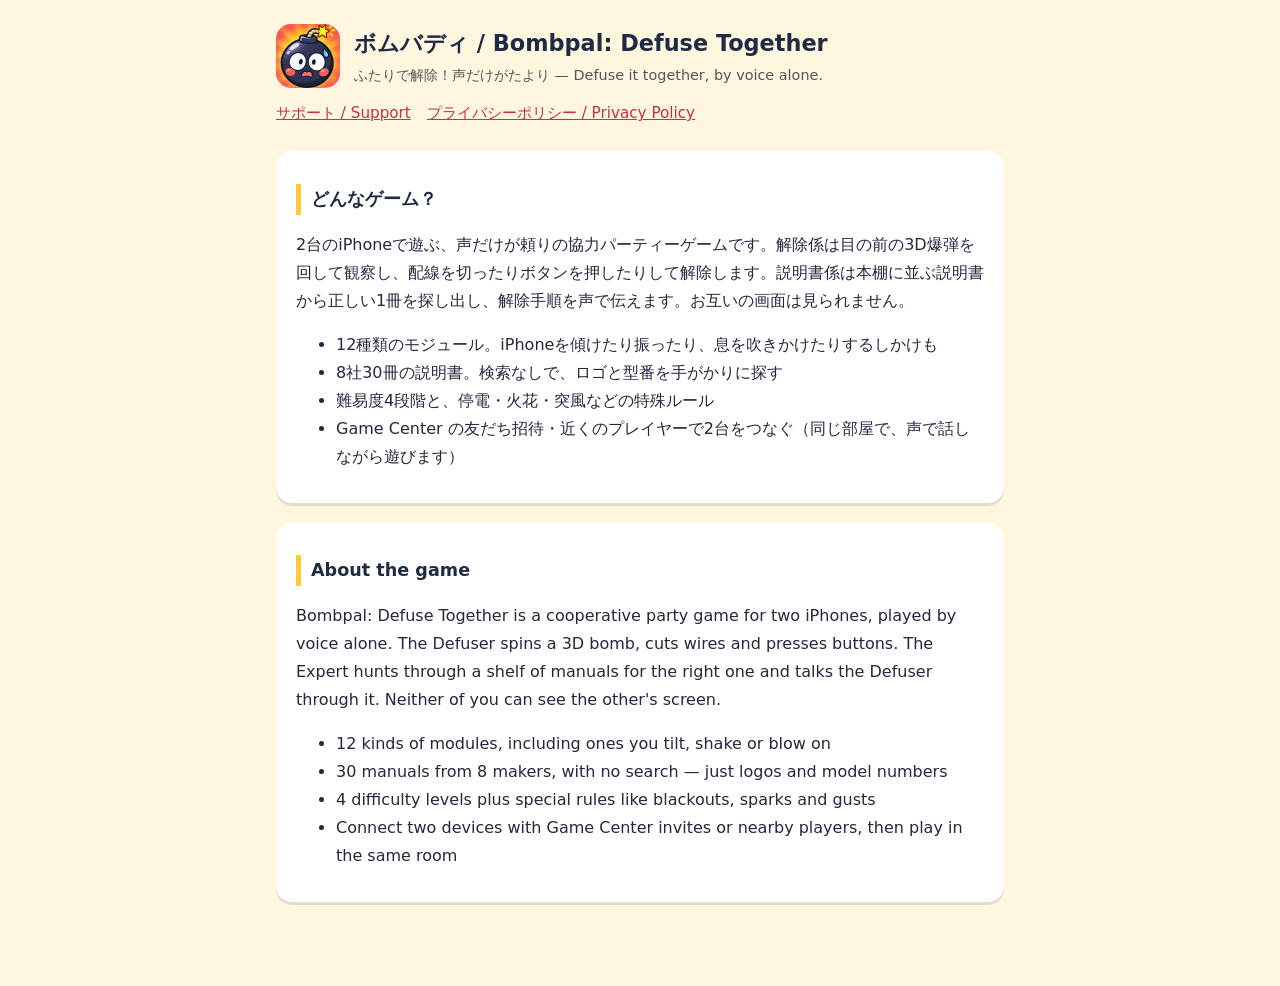
<file: index.html>
<!DOCTYPE html>
<html lang="ja">
<head>
  <meta charset="UTF-8">
  <meta name="viewport" content="width=device-width, initial-scale=1">
  <title>ボムバディ / Bombpal: Defuse Together</title>
  <link rel="stylesheet" href="style.css">
</head>
<body>
<main>
  <header><img src="icon.png" alt=""><div><div class="name">ボムバディ / Bombpal: Defuse Together</div><div class="sub">ふたりで解除！声だけがたより — Defuse it together, by voice alone.</div></div></header>
  <nav><a href="support.html">サポート / Support</a><a href="privacy.html">プライバシーポリシー / Privacy Policy</a></nav>

  <div class="card">
    <h2>どんなゲーム？</h2>
    <p>2台のiPhoneで遊ぶ、声だけが頼りの協力パーティーゲームです。解除係は目の前の3D爆弾を回して観察し、配線を切ったりボタンを押したりして解除します。説明書係は本棚に並ぶ説明書から正しい1冊を探し出し、解除手順を声で伝えます。お互いの画面は見られません。</p>
    <ul>
      <li>12種類のモジュール。iPhoneを傾けたり振ったり、息を吹きかけたりするしかけも</li>
      <li>8社30冊の説明書。検索なしで、ロゴと型番を手がかりに探す</li>
      <li>難易度4段階と、停電・火花・突風などの特殊ルール</li>
      <li>Game Center の友だち招待・近くのプレイヤーで2台をつなぐ（同じ部屋で、声で話しながら遊びます）</li>
    </ul>
  </div>

  <div class="card" lang="en">
    <h2>About the game</h2>
    <p>Bombpal: Defuse Together is a cooperative party game for two iPhones, played by voice alone. The Defuser spins a 3D bomb, cuts wires and presses buttons. The Expert hunts through a shelf of manuals for the right one and talks the Defuser through it. Neither of you can see the other's screen.</p>
    <ul>
      <li>12 kinds of modules, including ones you tilt, shake or blow on</li>
      <li>30 manuals from 8 makers, with no search — just logos and model numbers</li>
      <li>4 difficulty levels plus special rules like blackouts, sparks and gusts</li>
      <li>Connect two devices with Game Center invites or nearby players, then play in the same room</li>
    </ul>
  </div>
</main>
</body>
</html>
</file>
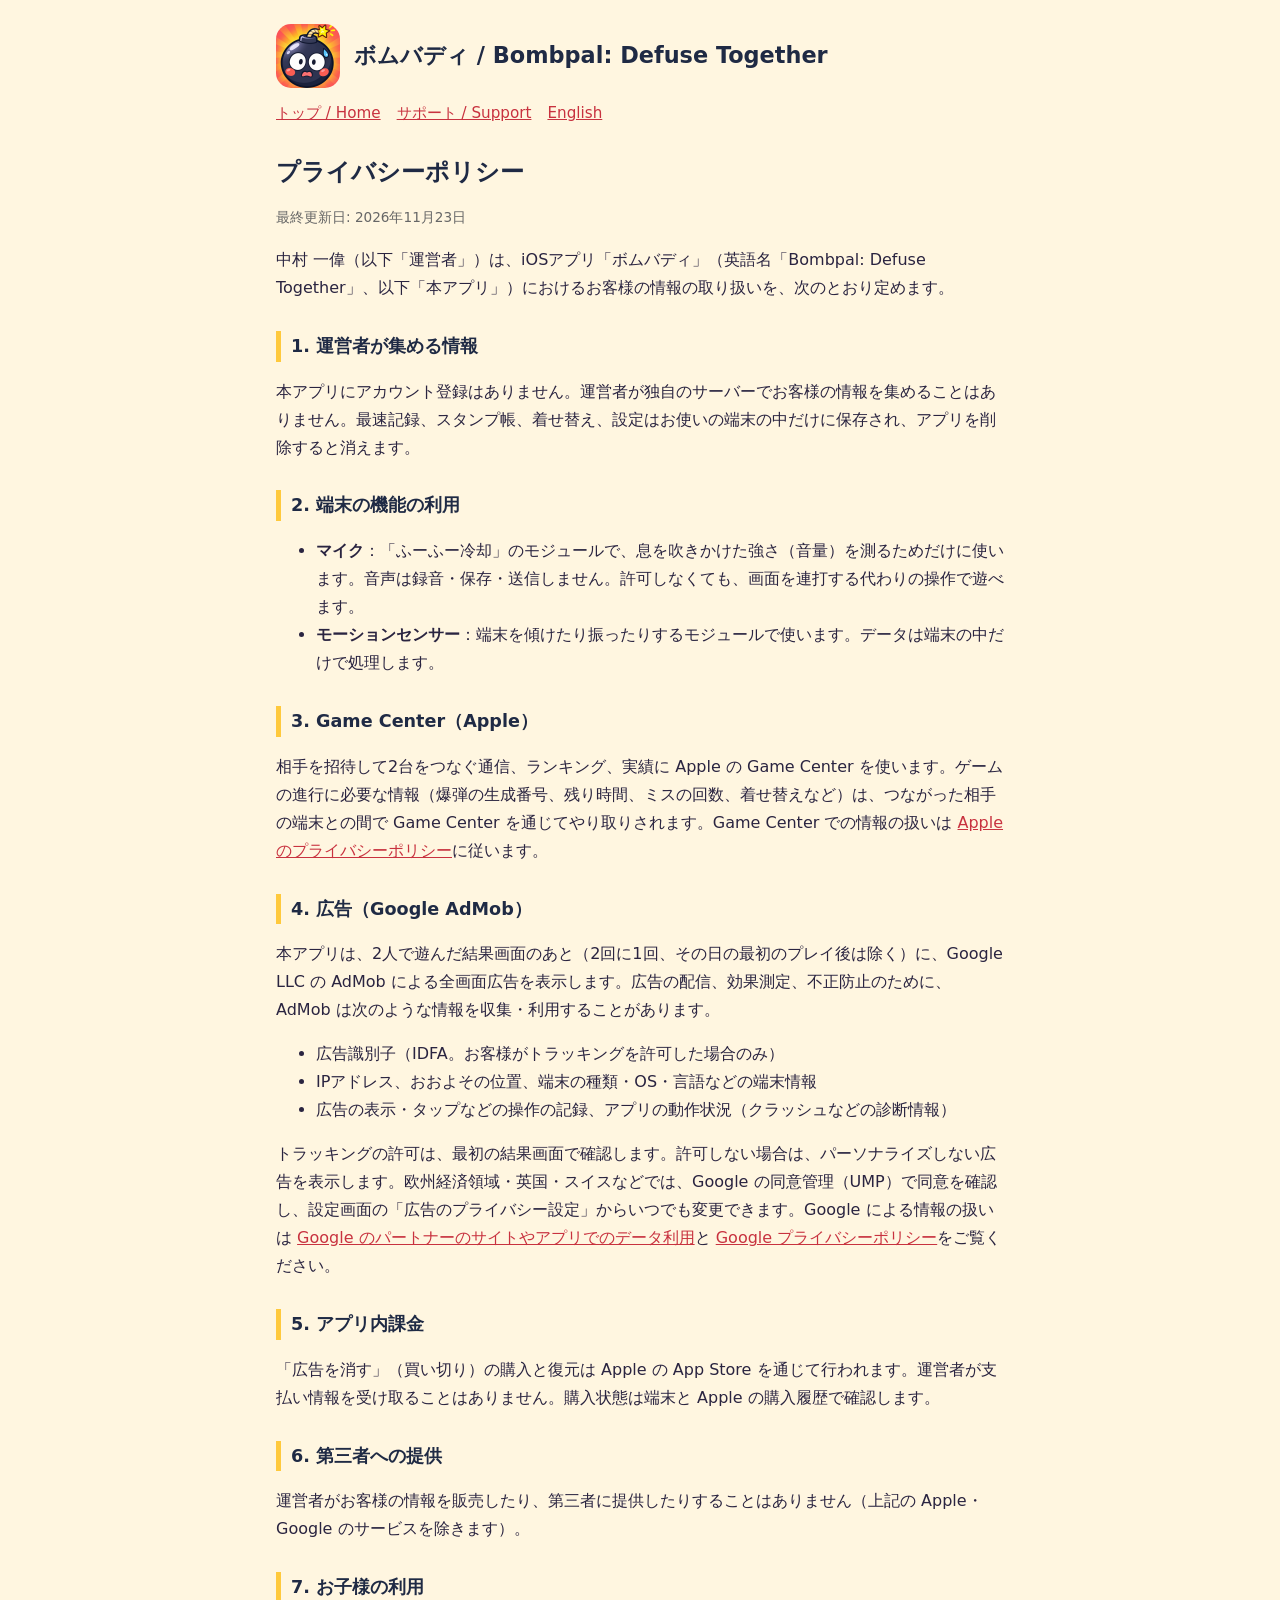
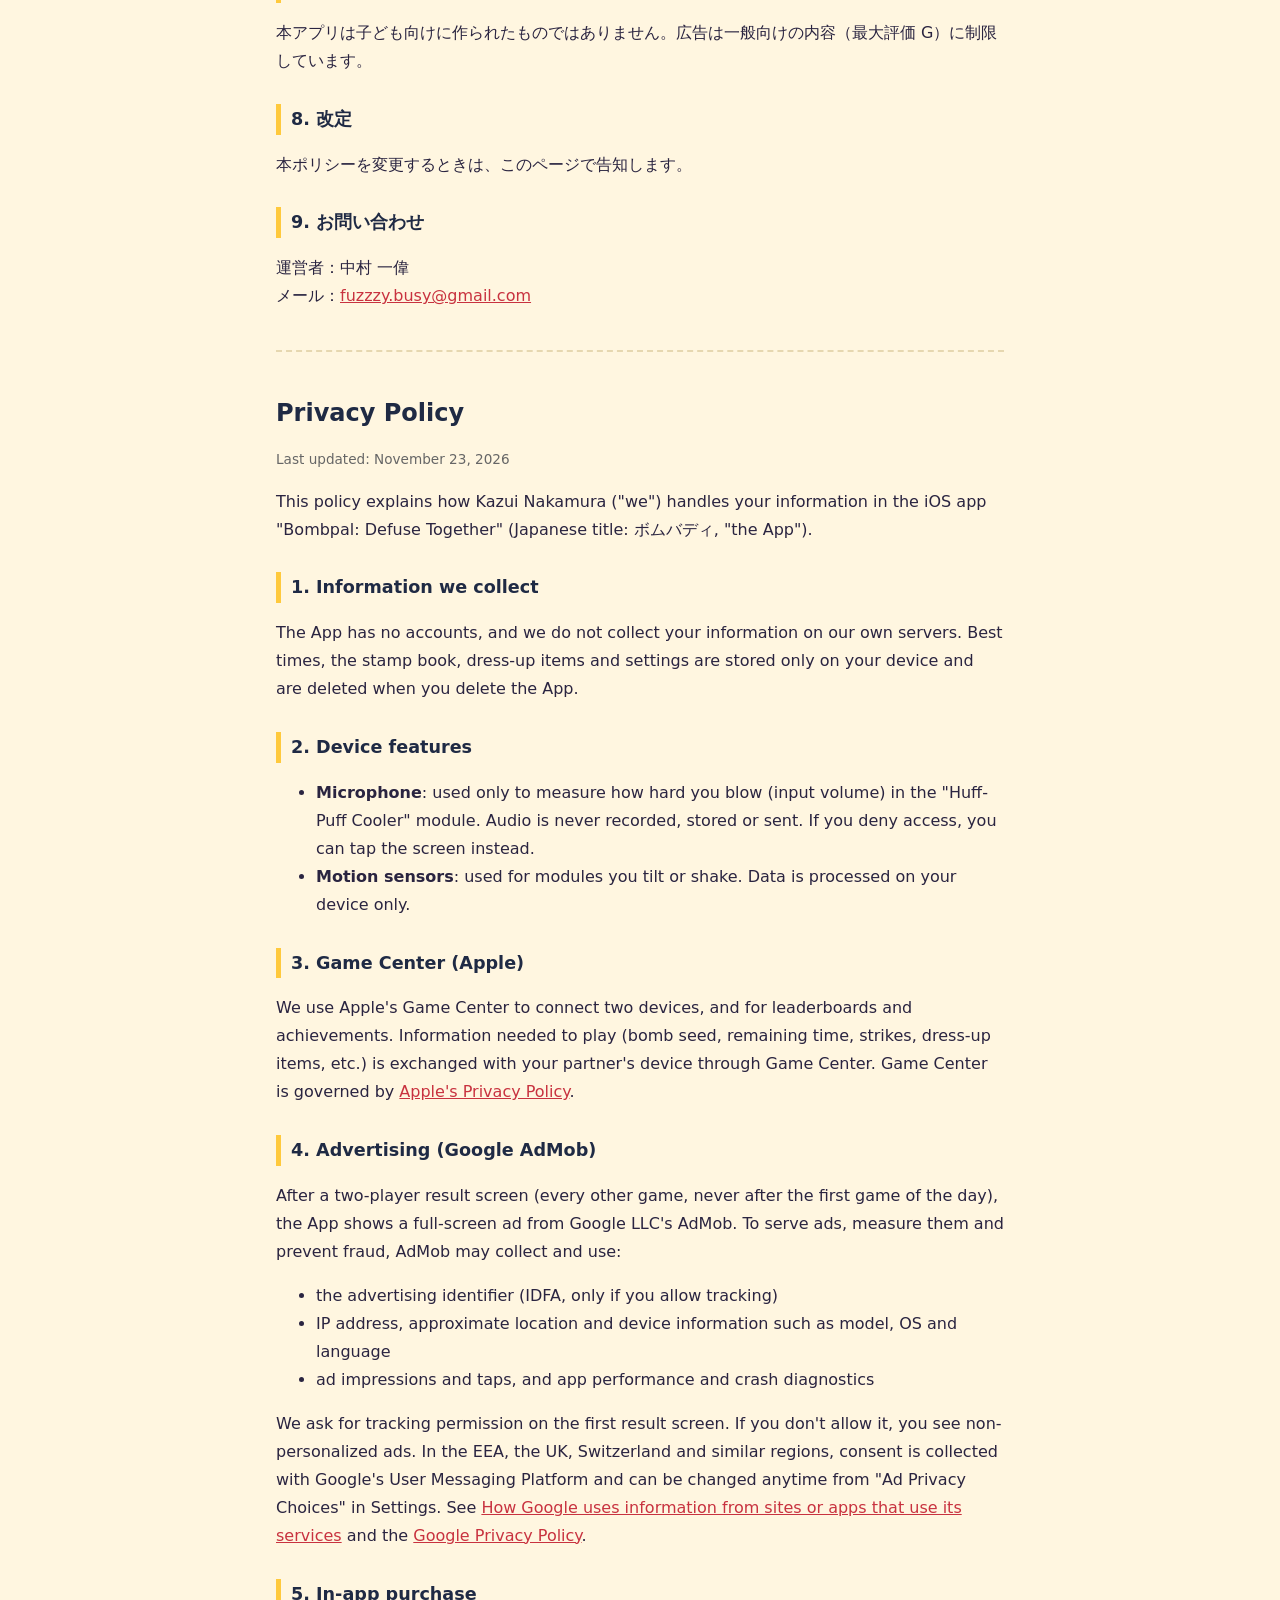
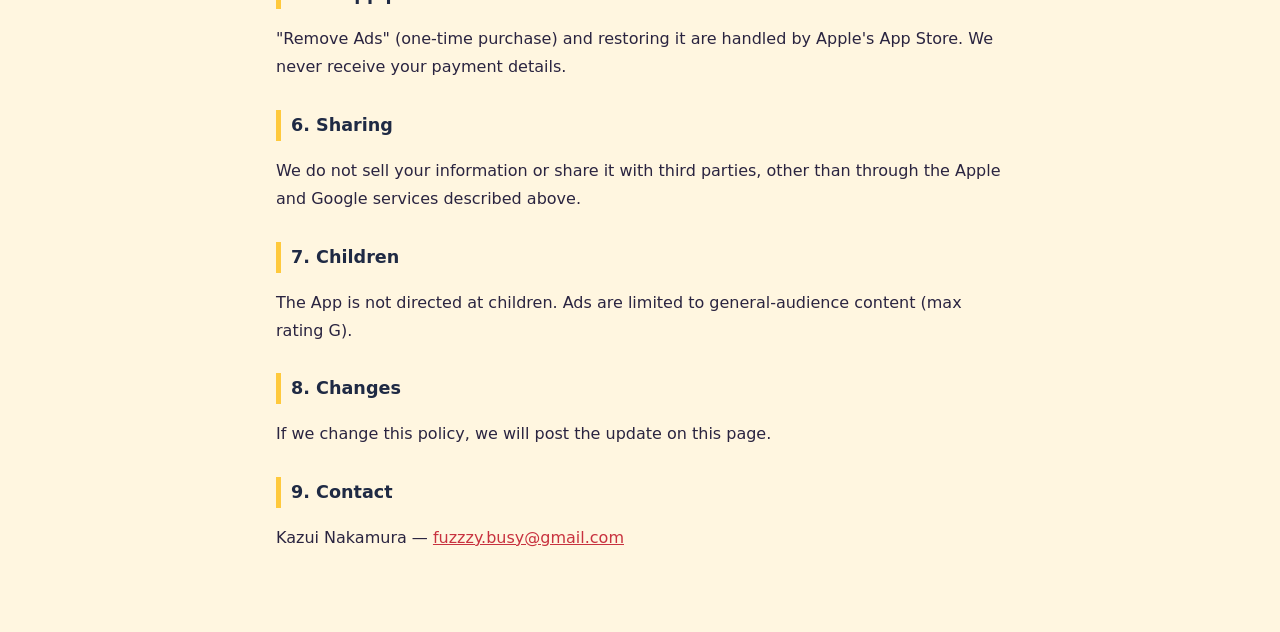
<file: privacy.html>
<!DOCTYPE html>
<html lang="ja">
<head>
  <meta charset="UTF-8">
  <meta name="viewport" content="width=device-width, initial-scale=1">
  <title>プライバシーポリシー / Privacy Policy — ボムバディ / Bombpal: Defuse Together</title>
  <link rel="stylesheet" href="style.css">
</head>
<body>
<main>
  <header><img src="icon.png" alt=""><div><div class="name">ボムバディ / Bombpal: Defuse Together</div></div></header>
  <nav><a href="index.html">トップ / Home</a><a href="support.html">サポート / Support</a><a href="#en">English</a></nav>

  <h1>プライバシーポリシー</h1>
  <p class="updated">最終更新日: 2026年11月23日</p>
  <p>中村 一偉（以下「運営者」）は、iOSアプリ「ボムバディ」（英語名「Bombpal: Defuse Together」、以下「本アプリ」）におけるお客様の情報の取り扱いを、次のとおり定めます。</p>

  <h2>1. 運営者が集める情報</h2>
  <p>本アプリにアカウント登録はありません。運営者が独自のサーバーでお客様の情報を集めることはありません。最速記録、スタンプ帳、着せ替え、設定はお使いの端末の中だけに保存され、アプリを削除すると消えます。</p>

  <h2>2. 端末の機能の利用</h2>
  <ul>
    <li><strong>マイク</strong>：「ふーふー冷却」のモジュールで、息を吹きかけた強さ（音量）を測るためだけに使います。音声は録音・保存・送信しません。許可しなくても、画面を連打する代わりの操作で遊べます。</li>
    <li><strong>モーションセンサー</strong>：端末を傾けたり振ったりするモジュールで使います。データは端末の中だけで処理します。</li>
  </ul>

  <h2>3. Game Center（Apple）</h2>
  <p>相手を招待して2台をつなぐ通信、ランキング、実績に Apple の Game Center を使います。ゲームの進行に必要な情報（爆弾の生成番号、残り時間、ミスの回数、着せ替えなど）は、つながった相手の端末との間で Game Center を通じてやり取りされます。Game Center での情報の扱いは <a href="https://www.apple.com/legal/privacy/">Apple のプライバシーポリシー</a>に従います。</p>

  <h2>4. 広告（Google AdMob）</h2>
  <p>本アプリは、2人で遊んだ結果画面のあと（2回に1回、その日の最初のプレイ後は除く）に、Google LLC の AdMob による全画面広告を表示します。広告の配信、効果測定、不正防止のために、AdMob は次のような情報を収集・利用することがあります。</p>
  <ul>
    <li>広告識別子（IDFA。お客様がトラッキングを許可した場合のみ）</li>
    <li>IPアドレス、おおよその位置、端末の種類・OS・言語などの端末情報</li>
    <li>広告の表示・タップなどの操作の記録、アプリの動作状況（クラッシュなどの診断情報）</li>
  </ul>
  <p>トラッキングの許可は、最初の結果画面で確認します。許可しない場合は、パーソナライズしない広告を表示します。欧州経済領域・英国・スイスなどでは、Google の同意管理（UMP）で同意を確認し、設定画面の「広告のプライバシー設定」からいつでも変更できます。Google による情報の扱いは <a href="https://policies.google.com/technologies/partner-sites">Google のパートナーのサイトやアプリでのデータ利用</a>と <a href="https://policies.google.com/privacy">Google プライバシーポリシー</a>をご覧ください。</p>

  <h2>5. アプリ内課金</h2>
  <p>「広告を消す」（買い切り）の購入と復元は Apple の App Store を通じて行われます。運営者が支払い情報を受け取ることはありません。購入状態は端末と Apple の購入履歴で確認します。</p>

  <h2>6. 第三者への提供</h2>
  <p>運営者がお客様の情報を販売したり、第三者に提供したりすることはありません（上記の Apple・Google のサービスを除きます）。</p>

  <h2>7. お子様の利用</h2>
  <p>本アプリは子ども向けに作られたものではありません。広告は一般向けの内容（最大評価 G）に制限しています。</p>

  <h2>8. 改定</h2>
  <p>本ポリシーを変更するときは、このページで告知します。</p>

  <h2>9. お問い合わせ</h2>
  <p>運営者：中村 一偉<br>メール：<a href="mailto:fuzzzy.busy@gmail.com">fuzzzy.busy@gmail.com</a></p>

  <hr>

  <section id="en" lang="en">
  <h1>Privacy Policy</h1>
  <p class="updated">Last updated: November 23, 2026</p>
  <p>This policy explains how Kazui Nakamura ("we") handles your information in the iOS app "Bombpal: Defuse Together" (Japanese title: ボムバディ, "the App").</p>

  <h2>1. Information we collect</h2>
  <p>The App has no accounts, and we do not collect your information on our own servers. Best times, the stamp book, dress-up items and settings are stored only on your device and are deleted when you delete the App.</p>

  <h2>2. Device features</h2>
  <ul>
    <li><strong>Microphone</strong>: used only to measure how hard you blow (input volume) in the "Huff-Puff Cooler" module. Audio is never recorded, stored or sent. If you deny access, you can tap the screen instead.</li>
    <li><strong>Motion sensors</strong>: used for modules you tilt or shake. Data is processed on your device only.</li>
  </ul>

  <h2>3. Game Center (Apple)</h2>
  <p>We use Apple's Game Center to connect two devices, and for leaderboards and achievements. Information needed to play (bomb seed, remaining time, strikes, dress-up items, etc.) is exchanged with your partner's device through Game Center. Game Center is governed by <a href="https://www.apple.com/legal/privacy/">Apple's Privacy Policy</a>.</p>

  <h2>4. Advertising (Google AdMob)</h2>
  <p>After a two-player result screen (every other game, never after the first game of the day), the App shows a full-screen ad from Google LLC's AdMob. To serve ads, measure them and prevent fraud, AdMob may collect and use:</p>
  <ul>
    <li>the advertising identifier (IDFA, only if you allow tracking)</li>
    <li>IP address, approximate location and device information such as model, OS and language</li>
    <li>ad impressions and taps, and app performance and crash diagnostics</li>
  </ul>
  <p>We ask for tracking permission on the first result screen. If you don't allow it, you see non-personalized ads. In the EEA, the UK, Switzerland and similar regions, consent is collected with Google's User Messaging Platform and can be changed anytime from "Ad Privacy Choices" in Settings. See <a href="https://policies.google.com/technologies/partner-sites">How Google uses information from sites or apps that use its services</a> and the <a href="https://policies.google.com/privacy">Google Privacy Policy</a>.</p>

  <h2>5. In-app purchase</h2>
  <p>"Remove Ads" (one-time purchase) and restoring it are handled by Apple's App Store. We never receive your payment details.</p>

  <h2>6. Sharing</h2>
  <p>We do not sell your information or share it with third parties, other than through the Apple and Google services described above.</p>

  <h2>7. Children</h2>
  <p>The App is not directed at children. Ads are limited to general-audience content (max rating G).</p>

  <h2>8. Changes</h2>
  <p>If we change this policy, we will post the update on this page.</p>

  <h2>9. Contact</h2>
  <p>Kazui Nakamura — <a href="mailto:fuzzzy.busy@gmail.com">fuzzzy.busy@gmail.com</a></p>
  </section>
</main>
</body>
</html>
</file>
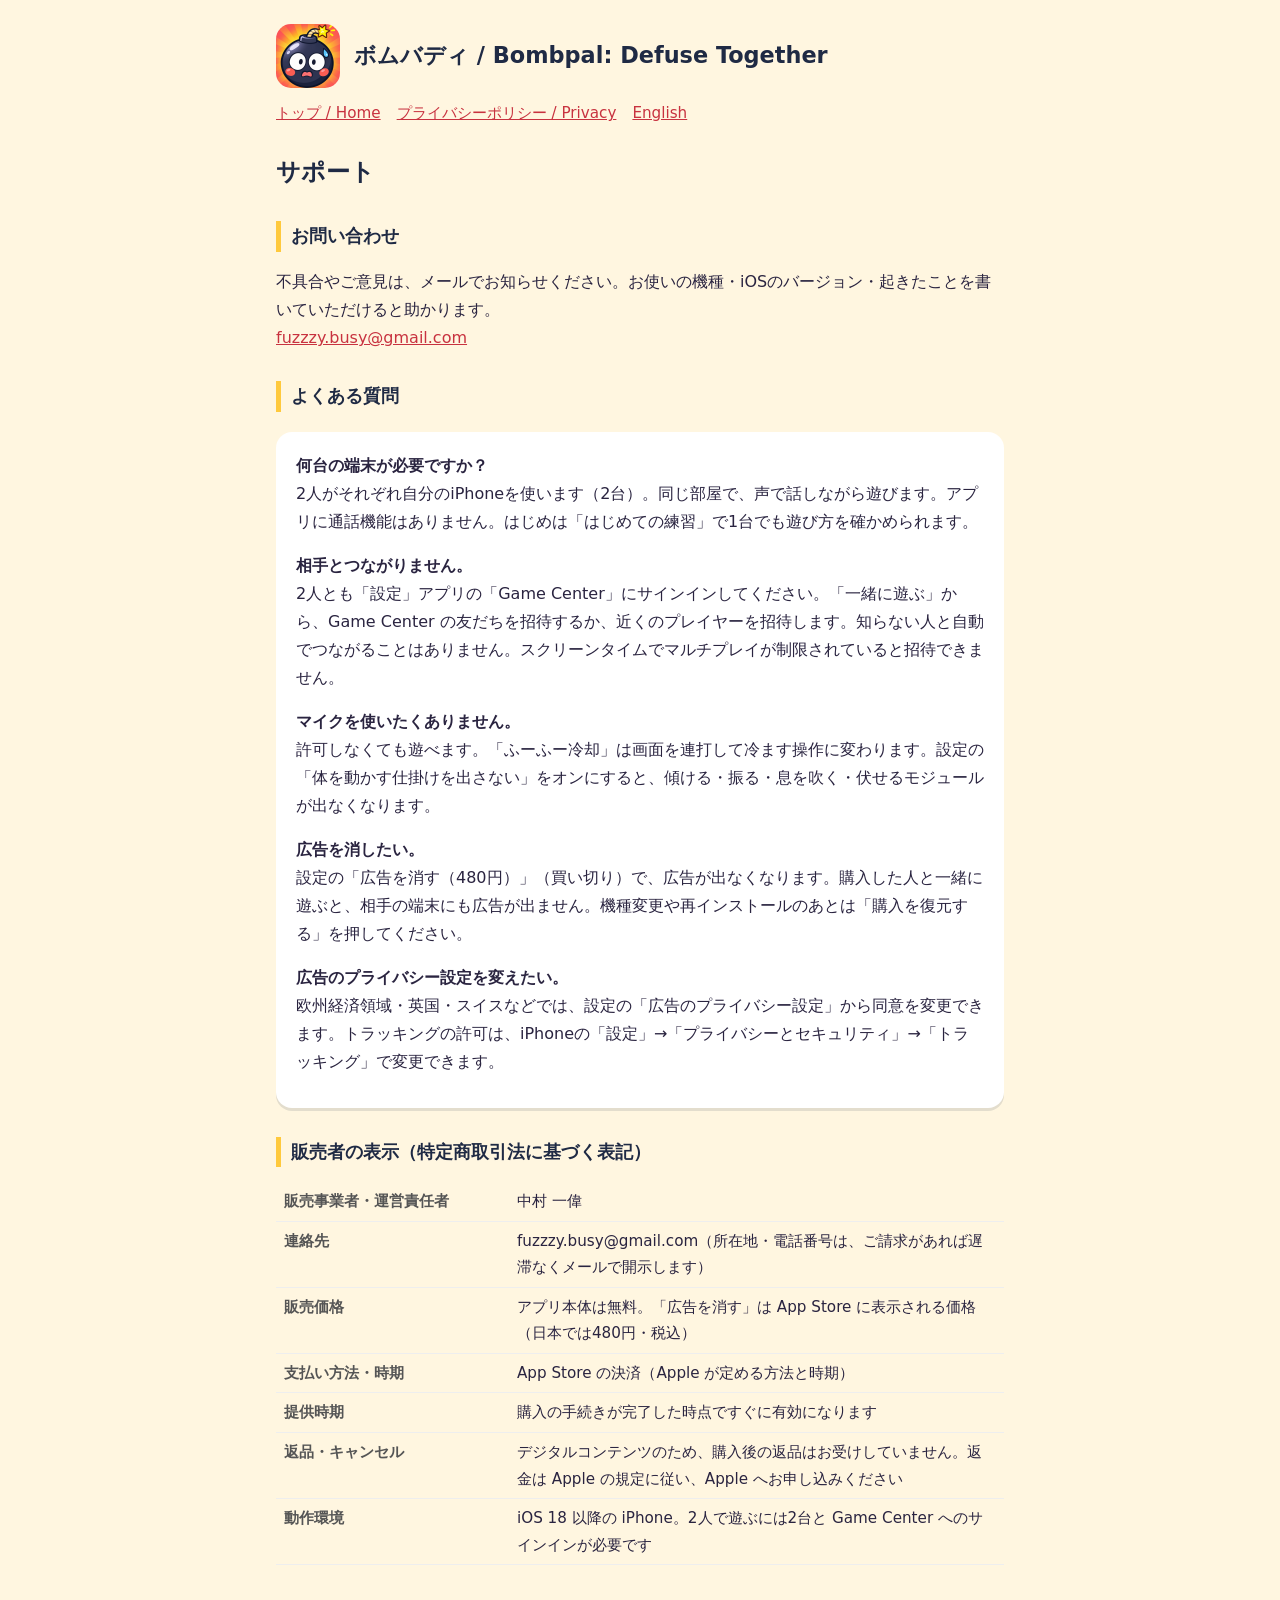
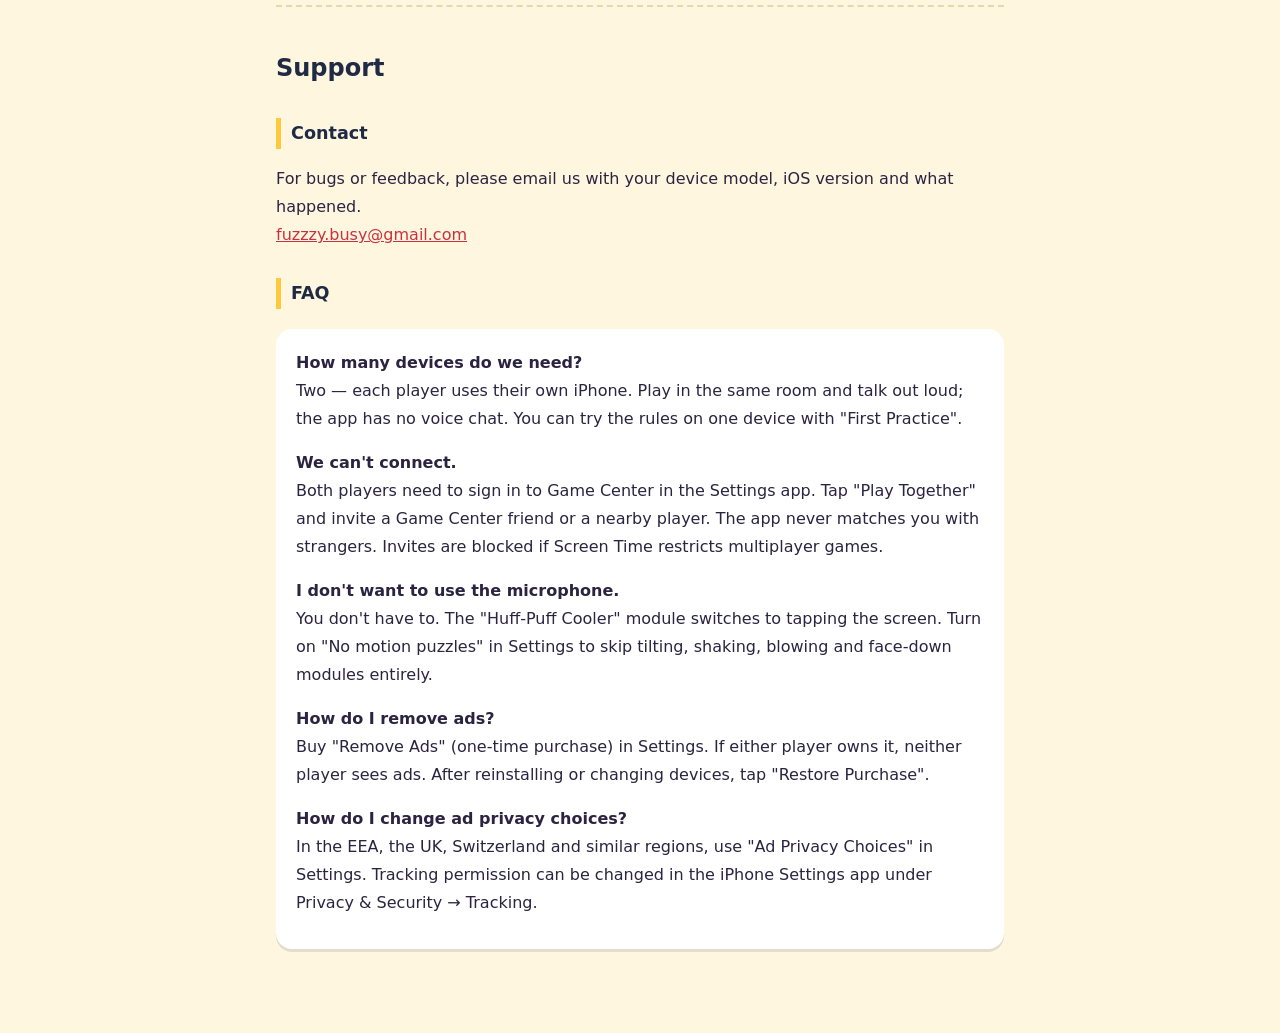
<file: support.html>
<!DOCTYPE html>
<html lang="ja">
<head>
  <meta charset="UTF-8">
  <meta name="viewport" content="width=device-width, initial-scale=1">
  <title>サポート / Support — ボムバディ / Bombpal: Defuse Together</title>
  <link rel="stylesheet" href="style.css">
</head>
<body>
<main>
  <header><img src="icon.png" alt=""><div><div class="name">ボムバディ / Bombpal: Defuse Together</div></div></header>
  <nav><a href="index.html">トップ / Home</a><a href="privacy.html">プライバシーポリシー / Privacy</a><a href="#en">English</a></nav>

  <h1>サポート</h1>

  <h2>お問い合わせ</h2>
  <p>不具合やご意見は、メールでお知らせください。お使いの機種・iOSのバージョン・起きたことを書いていただけると助かります。<br>
  <a href="mailto:fuzzzy.busy@gmail.com?subject=%E3%83%9C%E3%83%A0%E3%83%90%E3%83%87%E3%82%A3">fuzzzy.busy@gmail.com</a></p>

  <h2>よくある質問</h2>
  <div class="card">
    <p><strong>何台の端末が必要ですか？</strong><br>2人がそれぞれ自分のiPhoneを使います（2台）。同じ部屋で、声で話しながら遊びます。アプリに通話機能はありません。はじめは「はじめての練習」で1台でも遊び方を確かめられます。</p>
    <p><strong>相手とつながりません。</strong><br>2人とも「設定」アプリの「Game Center」にサインインしてください。「一緒に遊ぶ」から、Game Center の友だちを招待するか、近くのプレイヤーを招待します。知らない人と自動でつながることはありません。スクリーンタイムでマルチプレイが制限されていると招待できません。</p>
    <p><strong>マイクを使いたくありません。</strong><br>許可しなくても遊べます。「ふーふー冷却」は画面を連打して冷ます操作に変わります。設定の「体を動かす仕掛けを出さない」をオンにすると、傾ける・振る・息を吹く・伏せるモジュールが出なくなります。</p>
    <p><strong>広告を消したい。</strong><br>設定の「広告を消す（480円）」（買い切り）で、広告が出なくなります。購入した人と一緒に遊ぶと、相手の端末にも広告が出ません。機種変更や再インストールのあとは「購入を復元する」を押してください。</p>
    <p><strong>広告のプライバシー設定を変えたい。</strong><br>欧州経済領域・英国・スイスなどでは、設定の「広告のプライバシー設定」から同意を変更できます。トラッキングの許可は、iPhoneの「設定」→「プライバシーとセキュリティ」→「トラッキング」で変更できます。</p>
  </div>

  <h2>販売者の表示（特定商取引法に基づく表記）</h2>
  <table>
    <tr><th>販売事業者・運営責任者</th><td>中村 一偉</td></tr>
    <tr><th>連絡先</th><td>fuzzzy.busy@gmail.com（所在地・電話番号は、ご請求があれば遅滞なくメールで開示します）</td></tr>
    <tr><th>販売価格</th><td>アプリ本体は無料。「広告を消す」は App Store に表示される価格（日本では480円・税込）</td></tr>
    <tr><th>支払い方法・時期</th><td>App Store の決済（Apple が定める方法と時期）</td></tr>
    <tr><th>提供時期</th><td>購入の手続きが完了した時点ですぐに有効になります</td></tr>
    <tr><th>返品・キャンセル</th><td>デジタルコンテンツのため、購入後の返品はお受けしていません。返金は Apple の規定に従い、Apple へお申し込みください</td></tr>
    <tr><th>動作環境</th><td>iOS 18 以降の iPhone。2人で遊ぶには2台と Game Center へのサインインが必要です</td></tr>
  </table>

  <hr>

  <section id="en" lang="en">
  <h1>Support</h1>

  <h2>Contact</h2>
  <p>For bugs or feedback, please email us with your device model, iOS version and what happened.<br>
  <a href="mailto:fuzzzy.busy@gmail.com?subject=Bombpal">fuzzzy.busy@gmail.com</a></p>

  <h2>FAQ</h2>
  <div class="card">
    <p><strong>How many devices do we need?</strong><br>Two — each player uses their own iPhone. Play in the same room and talk out loud; the app has no voice chat. You can try the rules on one device with "First Practice".</p>
    <p><strong>We can't connect.</strong><br>Both players need to sign in to Game Center in the Settings app. Tap "Play Together" and invite a Game Center friend or a nearby player. The app never matches you with strangers. Invites are blocked if Screen Time restricts multiplayer games.</p>
    <p><strong>I don't want to use the microphone.</strong><br>You don't have to. The "Huff-Puff Cooler" module switches to tapping the screen. Turn on "No motion puzzles" in Settings to skip tilting, shaking, blowing and face-down modules entirely.</p>
    <p><strong>How do I remove ads?</strong><br>Buy "Remove Ads" (one-time purchase) in Settings. If either player owns it, neither player sees ads. After reinstalling or changing devices, tap "Restore Purchase".</p>
    <p><strong>How do I change ad privacy choices?</strong><br>In the EEA, the UK, Switzerland and similar regions, use "Ad Privacy Choices" in Settings. Tracking permission can be changed in the iPhone Settings app under Privacy &amp; Security → Tracking.</p>
  </div>
  </section>
</main>
</body>
</html>
</file>
<file: style.css>
:root { --navy: #1F2A44; --cream: #FFF6E0; --coral: #FF5A5F; --sun: #FFC93C; --ink: #2A2440; }
* { box-sizing: border-box; }
body { margin: 0; font-family: "Hiragino Maru Gothic ProN", "Hiragino Sans", "Noto Sans JP", system-ui, sans-serif; line-height: 1.75; background: var(--cream); color: var(--ink); }
main { max-width: 760px; margin: 0 auto; padding: 24px 16px 64px; }
header { display: flex; align-items: center; gap: 14px; margin-bottom: 8px; }
header img { width: 64px; height: 64px; border-radius: 15px; }
header .name { font-size: 1.4rem; font-weight: 800; color: var(--navy); }
header .sub { font-size: .9rem; color: #555; }
nav { display: flex; flex-wrap: wrap; gap: 8px 16px; margin: 12px 0 24px; font-size: .95rem; }
nav a, a { color: #C8323F; }
h1 { font-size: 1.5rem; color: var(--navy); margin: 1.2rem 0 .3rem; }
h2 { font-size: 1.1rem; color: var(--navy); margin-top: 1.8rem; border-left: 5px solid var(--sun); padding-left: 10px; }
.updated { color: #666; font-size: .85rem; }
.card { background: #fff; border-radius: 16px; padding: 4px 20px 16px; margin: 20px 0; box-shadow: 0 3px 0 rgba(31,42,68,.12); }
hr { border: 0; border-top: 2px dashed #e6d7b0; margin: 40px 0; }
table { border-collapse: collapse; width: 100%; font-size: .95rem; }
th, td { text-align: left; vertical-align: top; padding: 6px 8px; border-bottom: 1px solid #eee; }
th { width: 32%; color: #555; font-weight: 600; }
</file>
